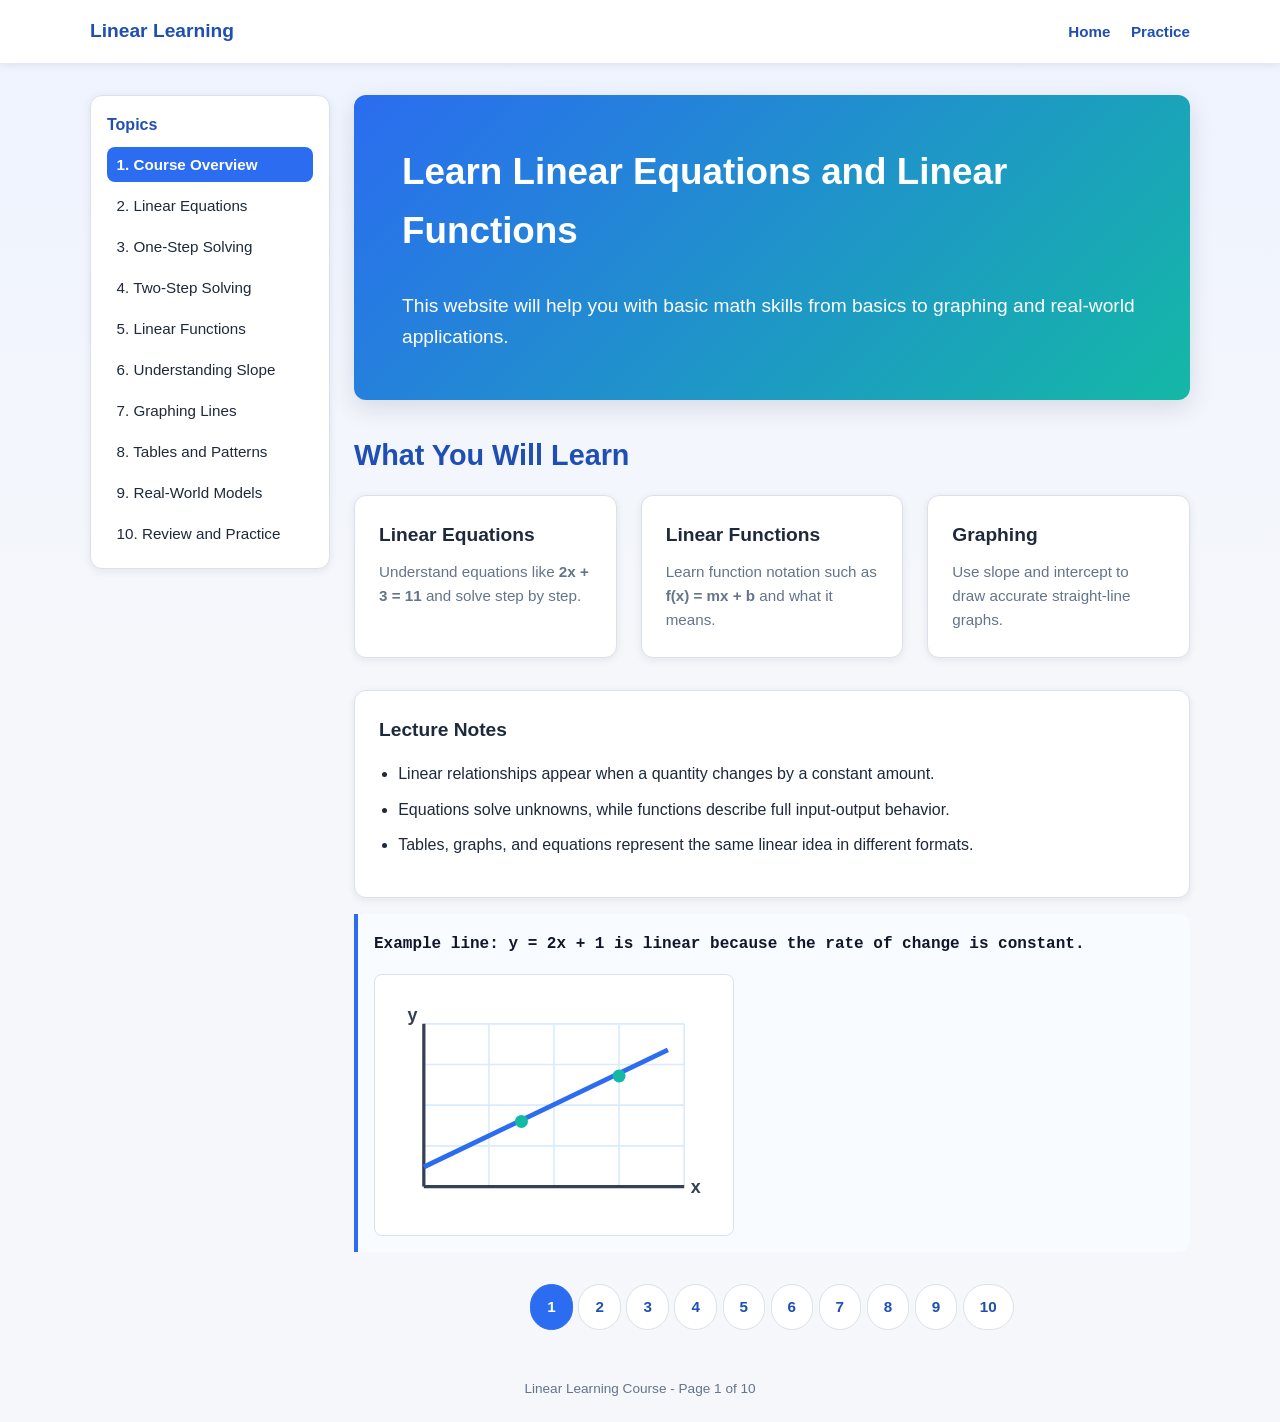
<file: index.html>
﻿<!DOCTYPE html>
<html lang="en">
<head>
  <meta charset="UTF-8">
  <meta name="viewport" content="width=device-width, initial-scale=1.0">
  <title>Linear Learning - Page 1</title>
  <link rel="stylesheet" href="style.css">
</head>
<body>
  <header class="site-header">
    <div class="header-inner">
      <h1 class="logo">Linear Learning</h1>
      <nav class="top-nav">
        <a href="index.html">Home</a>
        <a href="page10.html">Practice</a>
      </nav>
    </div>
  </header>

  <main class="page">
    <div class="content-layout">
      <aside class="topic-pane">
        <input type="checkbox" id="topic-toggle" class="topic-toggle">
        <label for="topic-toggle" class="topic-toggle-label">Topics</label>
        <h3 class="topic-title">Topics</h3>
        <ul class="topic-list">
          <li><a class="current" href="index.html">1. Course Overview</a></li>
          <li><a href="page2.html">2. Linear Equations</a></li>
          <li><a href="page3.html">3. One-Step Solving</a></li>
          <li><a href="page4.html">4. Two-Step Solving</a></li>
          <li><a href="page5.html">5. Linear Functions</a></li>
          <li><a href="page6.html">6. Understanding Slope</a></li>
          <li><a href="page7.html">7. Graphing Lines</a></li>
          <li><a href="page8.html">8. Tables and Patterns</a></li>
          <li><a href="page9.html">9. Real-World Models</a></li>
          <li><a href="page10.html">10. Review and Practice</a></li>
        </ul>
      </aside>
      <section>
    <section class="hero">
      <h2>Learn Linear Equations and Linear Functions</h2>
      <p>This website will help you with basic math skills from basics to graphing and real-world applications.</p>
    </section>

    <h2 class="section-title">What You Will Learn</h2>
    <section class="card-grid">
      <article class="card">
        <h3>Linear Equations</h3>
        <p>Understand equations like <strong>2x + 3 = 11</strong> and solve step by step.</p>
      </article>
      <article class="card">
        <h3>Linear Functions</h3>
        <p>Learn function notation such as <strong>f(x) = mx + b</strong> and what it means.</p>
      </article>
      <article class="card">
        <h3>Graphing</h3>
        <p>Use slope and intercept to draw accurate straight-line graphs.</p>
      </article>
    </section>

    <section class="card">
      <h3>Lecture Notes</h3>
      <ul class="lesson-list">
        <li>Linear relationships appear when a quantity changes by a constant amount.</li>
        <li>Equations solve unknowns, while functions describe full input-output behavior.</li>
        <li>Tables, graphs, and equations represent the same linear idea in different formats.</li>
      </ul>
    </section>

    <div class="example">
      <code>Example line: y = 2x + 1 is linear because the rate of change is constant.</code>
      <svg class="example-graph" viewBox="0 0 220 160" aria-label="Linear graph overview">
        <line class="grid-line" x1="30" y1="30" x2="30" y2="130"></line>
        <line class="grid-line" x1="70" y1="30" x2="70" y2="130"></line>
        <line class="grid-line" x1="110" y1="30" x2="110" y2="130"></line>
        <line class="grid-line" x1="150" y1="30" x2="150" y2="130"></line>
        <line class="grid-line" x1="190" y1="30" x2="190" y2="130"></line>
        <line class="grid-line" x1="30" y1="30" x2="190" y2="30"></line>
        <line class="grid-line" x1="30" y1="55" x2="190" y2="55"></line>
        <line class="grid-line" x1="30" y1="80" x2="190" y2="80"></line>
        <line class="grid-line" x1="30" y1="105" x2="190" y2="105"></line>
        <line class="grid-line" x1="30" y1="130" x2="190" y2="130"></line>
        <line class="axis" x1="30" y1="130" x2="190" y2="130"></line>
        <line class="axis" x1="30" y1="130" x2="30" y2="30"></line>
        <line class="line" x1="30" y1="118" x2="180" y2="46"></line>
        <circle class="point" cx="90" cy="90" r="4"></circle>
        <circle class="point" cx="150" cy="62" r="4"></circle>
        <text class="graph-label" x="194" y="134">x</text>
        <text class="graph-label" x="20" y="28">y</text>
      </svg>
    </div>

    <div class="pagination">
      <a class="active" href="index.html">1</a>
      <a href="page2.html">2</a>
      <a href="page3.html">3</a>
      <a href="page4.html">4</a>
      <a href="page5.html">5</a>
      <a href="page6.html">6</a>
      <a href="page7.html">7</a>
      <a href="page8.html">8</a>
      <a href="page9.html">9</a>
      <a href="page10.html">10</a>
    </div>
      </section>
    </div>
  </main>

  <footer class="site-footer">
    <p>Linear Learning Course - Page 1 of 10</p>
  </footer>
</body>
</html>
</file>
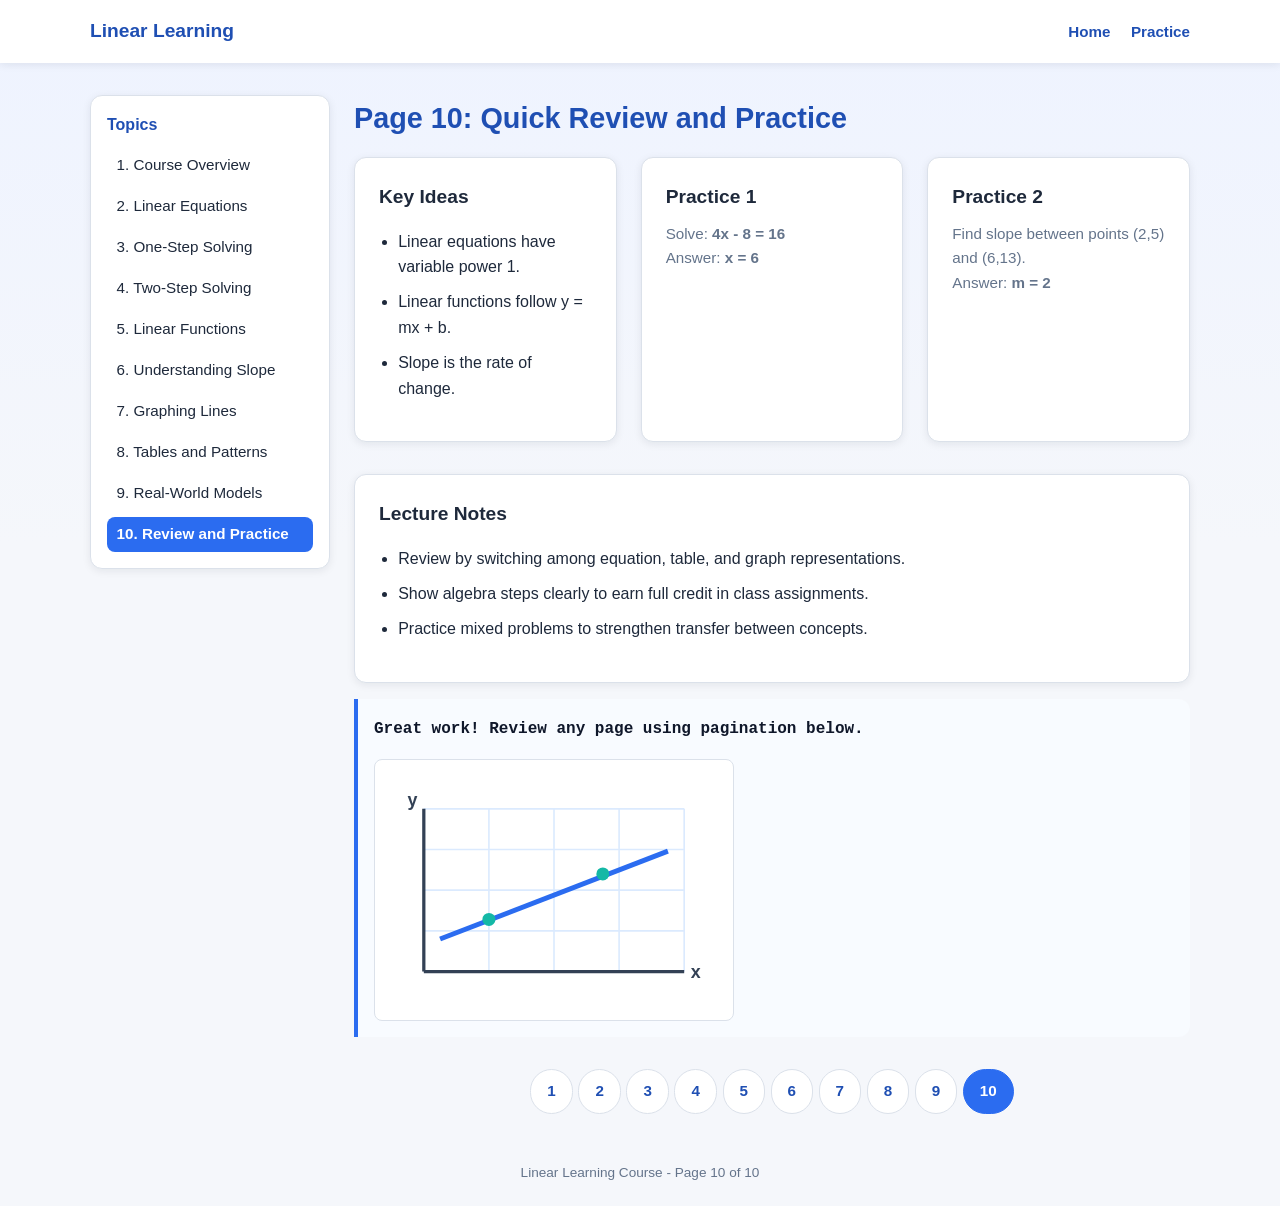
<file: page10.html>
﻿<!DOCTYPE html>
<html lang="en">
<head>
  <meta charset="UTF-8">
  <meta name="viewport" content="width=device-width, initial-scale=1.0">
  <title>Linear Learning - Page 10</title>
  <link rel="stylesheet" href="style.css">
</head>
<body>
  <header class="site-header">
    <div class="header-inner">
      <h1 class="logo">Linear Learning</h1>
      <nav class="top-nav">
        <a href="index.html">Home</a>
        <a href="page10.html">Practice</a>
      </nav>
    </div>
  </header>

  <main class="page">
    <div class="content-layout">
      <aside class="topic-pane">
        <input type="checkbox" id="topic-toggle" class="topic-toggle">
        <label for="topic-toggle" class="topic-toggle-label">Topics</label>
        <h3 class="topic-title">Topics</h3>
        <ul class="topic-list">
          <li><a href="index.html">1. Course Overview</a></li>
          <li><a href="page2.html">2. Linear Equations</a></li>
          <li><a href="page3.html">3. One-Step Solving</a></li>
          <li><a href="page4.html">4. Two-Step Solving</a></li>
          <li><a href="page5.html">5. Linear Functions</a></li>
          <li><a href="page6.html">6. Understanding Slope</a></li>
          <li><a href="page7.html">7. Graphing Lines</a></li>
          <li><a href="page8.html">8. Tables and Patterns</a></li>
          <li><a href="page9.html">9. Real-World Models</a></li>
          <li><a class="current" href="page10.html">10. Review and Practice</a></li>
        </ul>
      </aside>
      <section>
    <h2 class="section-title">Page 10: Quick Review and Practice</h2>
    <section class="card-grid">
      <article class="card">
        <h3>Key Ideas</h3>
        <ul class="lesson-list">
          <li>Linear equations have variable power 1.</li>
          <li>Linear functions follow y = mx + b.</li>
          <li>Slope is the rate of change.</li>
        </ul>
      </article>
      <article class="card">
        <h3>Practice 1</h3>
        <p>Solve: <strong>4x - 8 = 16</strong></p>
        <p>Answer: <strong>x = 6</strong></p>
      </article>
      <article class="card">
        <h3>Practice 2</h3>
        <p>Find slope between points (2,5) and (6,13).</p>
        <p>Answer: <strong>m = 2</strong></p>
      </article>
    </section>
    <section class="card">
      <h3>Lecture Notes</h3>
      <ul class="lesson-list">
        <li>Review by switching among equation, table, and graph representations.</li>
        <li>Show algebra steps clearly to earn full credit in class assignments.</li>
        <li>Practice mixed problems to strengthen transfer between concepts.</li>
      </ul>
    </section>


    <div class="example">
      <code>Great work! Review any page using pagination below.</code>
      <svg class="example-graph" viewBox="0 0 220 160" aria-label="Review graph example">
        <line class="grid-line" x1="30" y1="30" x2="30" y2="130"></line>
        <line class="grid-line" x1="70" y1="30" x2="70" y2="130"></line>
        <line class="grid-line" x1="110" y1="30" x2="110" y2="130"></line>
        <line class="grid-line" x1="150" y1="30" x2="150" y2="130"></line>
        <line class="grid-line" x1="190" y1="30" x2="190" y2="130"></line>
        <line class="grid-line" x1="30" y1="30" x2="190" y2="30"></line>
        <line class="grid-line" x1="30" y1="55" x2="190" y2="55"></line>
        <line class="grid-line" x1="30" y1="80" x2="190" y2="80"></line>
        <line class="grid-line" x1="30" y1="105" x2="190" y2="105"></line>
        <line class="grid-line" x1="30" y1="130" x2="190" y2="130"></line>
        <line class="axis" x1="30" y1="130" x2="190" y2="130"></line>
        <line class="axis" x1="30" y1="130" x2="30" y2="30"></line>
        <line class="line" x1="40" y1="110" x2="180" y2="56"></line>
        <circle class="point" cx="70" cy="98" r="4"></circle>
        <circle class="point" cx="140" cy="70" r="4"></circle>
        <text class="graph-label" x="194" y="134">x</text>
        <text class="graph-label" x="20" y="28">y</text>
      </svg>
    </div>

    <div class="pagination">
      <a href="index.html">1</a><a href="page2.html">2</a><a href="page3.html">3</a><a href="page4.html">4</a><a href="page5.html">5</a><a href="page6.html">6</a><a href="page7.html">7</a><a href="page8.html">8</a><a href="page9.html">9</a><a class="active" href="page10.html">10</a>
    </div>
      </section>
    </div>
  </main>

  <footer class="site-footer"><p>Linear Learning Course - Page 10 of 10</p></footer>
</body>
</html>
</file>
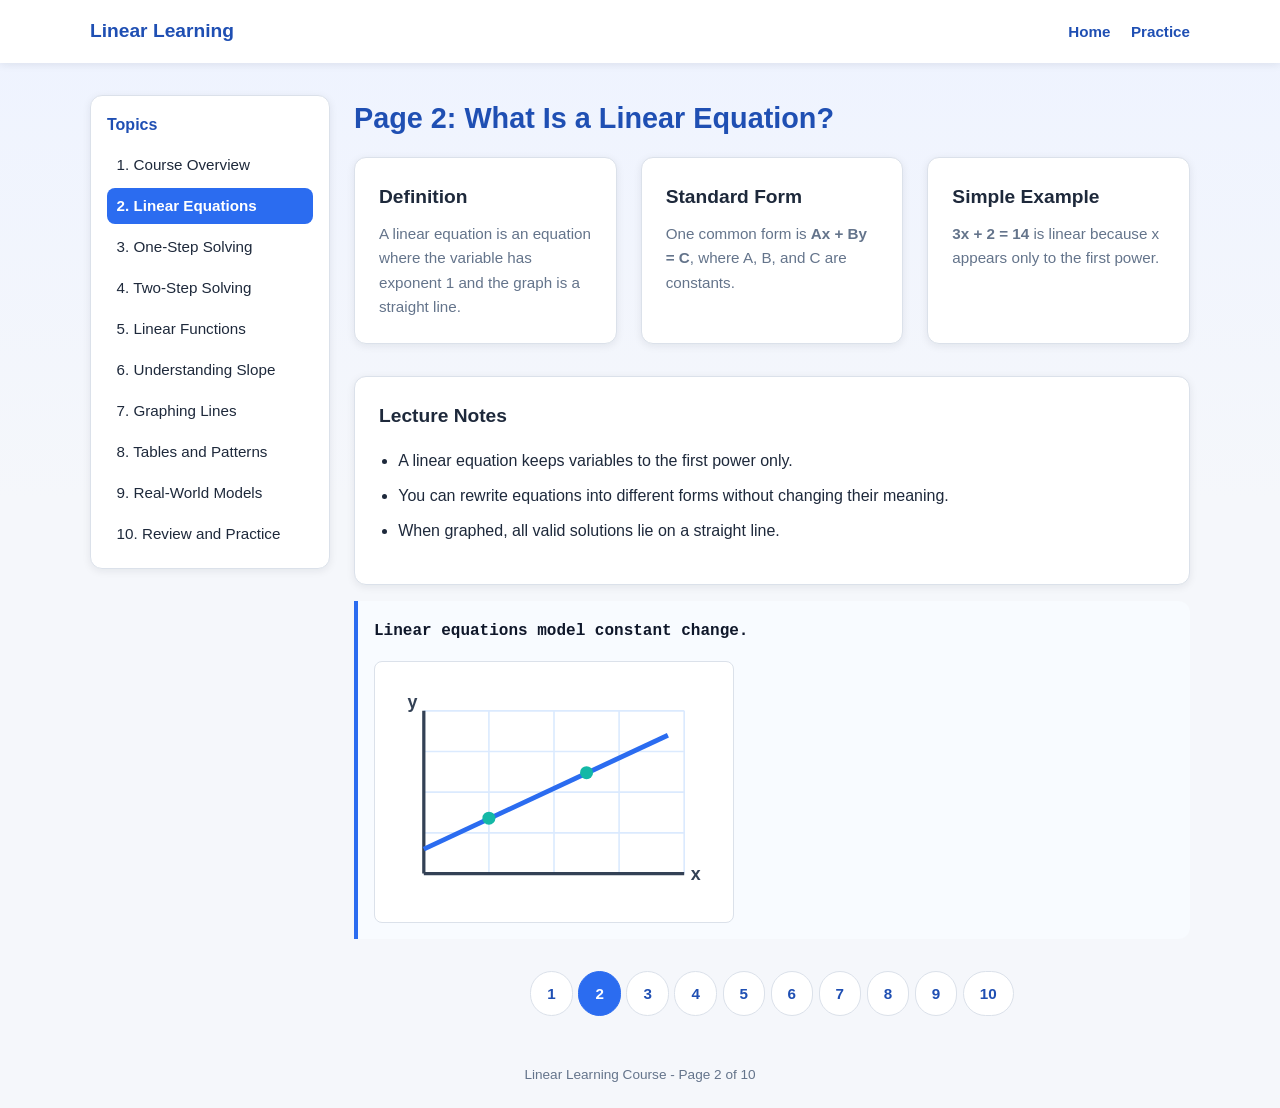
<file: page2.html>
﻿<!DOCTYPE html>
<html lang="en">
<head>
  <meta charset="UTF-8">
  <meta name="viewport" content="width=device-width, initial-scale=1.0">
  <title>Linear Learning - Page 2</title>
  <link rel="stylesheet" href="style.css">
</head>
<body>
  <header class="site-header">
    <div class="header-inner">
      <h1 class="logo">Linear Learning</h1>
      <nav class="top-nav">
        <a href="index.html">Home</a>
        <a href="page10.html">Practice</a>
      </nav>
    </div>
  </header>

  <main class="page">
    <div class="content-layout">
      <aside class="topic-pane">
        <input type="checkbox" id="topic-toggle" class="topic-toggle">
        <label for="topic-toggle" class="topic-toggle-label">Topics</label>
        <h3 class="topic-title">Topics</h3>
        <ul class="topic-list">
          <li><a href="index.html">1. Course Overview</a></li>
          <li><a class="current" href="page2.html">2. Linear Equations</a></li>
          <li><a href="page3.html">3. One-Step Solving</a></li>
          <li><a href="page4.html">4. Two-Step Solving</a></li>
          <li><a href="page5.html">5. Linear Functions</a></li>
          <li><a href="page6.html">6. Understanding Slope</a></li>
          <li><a href="page7.html">7. Graphing Lines</a></li>
          <li><a href="page8.html">8. Tables and Patterns</a></li>
          <li><a href="page9.html">9. Real-World Models</a></li>
          <li><a href="page10.html">10. Review and Practice</a></li>
        </ul>
      </aside>
      <section>
    <h2 class="section-title">Page 2: What Is a Linear Equation?</h2>
    <section class="card-grid">
      <article class="card">
        <h3>Definition</h3>
        <p>A linear equation is an equation where the variable has exponent 1 and the graph is a straight line.</p>
      </article>
      <article class="card">
        <h3>Standard Form</h3>
        <p>One common form is <strong>Ax + By = C</strong>, where A, B, and C are constants.</p>
      </article>
      <article class="card">
        <h3>Simple Example</h3>
        <p><strong>3x + 2 = 14</strong> is linear because x appears only to the first power.</p>
      </article>
    </section>
    <section class="card">
      <h3>Lecture Notes</h3>
      <ul class="lesson-list">
        <li>A linear equation keeps variables to the first power only.</li>
        <li>You can rewrite equations into different forms without changing their meaning.</li>
        <li>When graphed, all valid solutions lie on a straight line.</li>
      </ul>
    </section>


    <div class="example">
      <code>Linear equations model constant change.</code>
      <svg class="example-graph" viewBox="0 0 220 160" aria-label="Linear graph example">
        <line class="grid-line" x1="30" y1="30" x2="30" y2="130"></line>
        <line class="grid-line" x1="70" y1="30" x2="70" y2="130"></line>
        <line class="grid-line" x1="110" y1="30" x2="110" y2="130"></line>
        <line class="grid-line" x1="150" y1="30" x2="150" y2="130"></line>
        <line class="grid-line" x1="190" y1="30" x2="190" y2="130"></line>
        <line class="grid-line" x1="30" y1="30" x2="190" y2="30"></line>
        <line class="grid-line" x1="30" y1="55" x2="190" y2="55"></line>
        <line class="grid-line" x1="30" y1="80" x2="190" y2="80"></line>
        <line class="grid-line" x1="30" y1="105" x2="190" y2="105"></line>
        <line class="grid-line" x1="30" y1="130" x2="190" y2="130"></line>
        <line class="axis" x1="30" y1="130" x2="190" y2="130"></line>
        <line class="axis" x1="30" y1="130" x2="30" y2="30"></line>
        <line class="line" x1="30" y1="115" x2="180" y2="45"></line>
        <circle class="point" cx="70" cy="96" r="4"></circle>
        <circle class="point" cx="130" cy="68" r="4"></circle>
        <text class="graph-label" x="194" y="134">x</text>
        <text class="graph-label" x="20" y="28">y</text>
      </svg>
    </div>

    <div class="pagination">
      <a href="index.html">1</a><a class="active" href="page2.html">2</a><a href="page3.html">3</a><a href="page4.html">4</a><a href="page5.html">5</a><a href="page6.html">6</a><a href="page7.html">7</a><a href="page8.html">8</a><a href="page9.html">9</a><a href="page10.html">10</a>
    </div>
      </section>
    </div>
  </main>

  <footer class="site-footer"><p>Linear Learning Course - Page 2 of 10</p></footer>
</body>
</html>
</file>
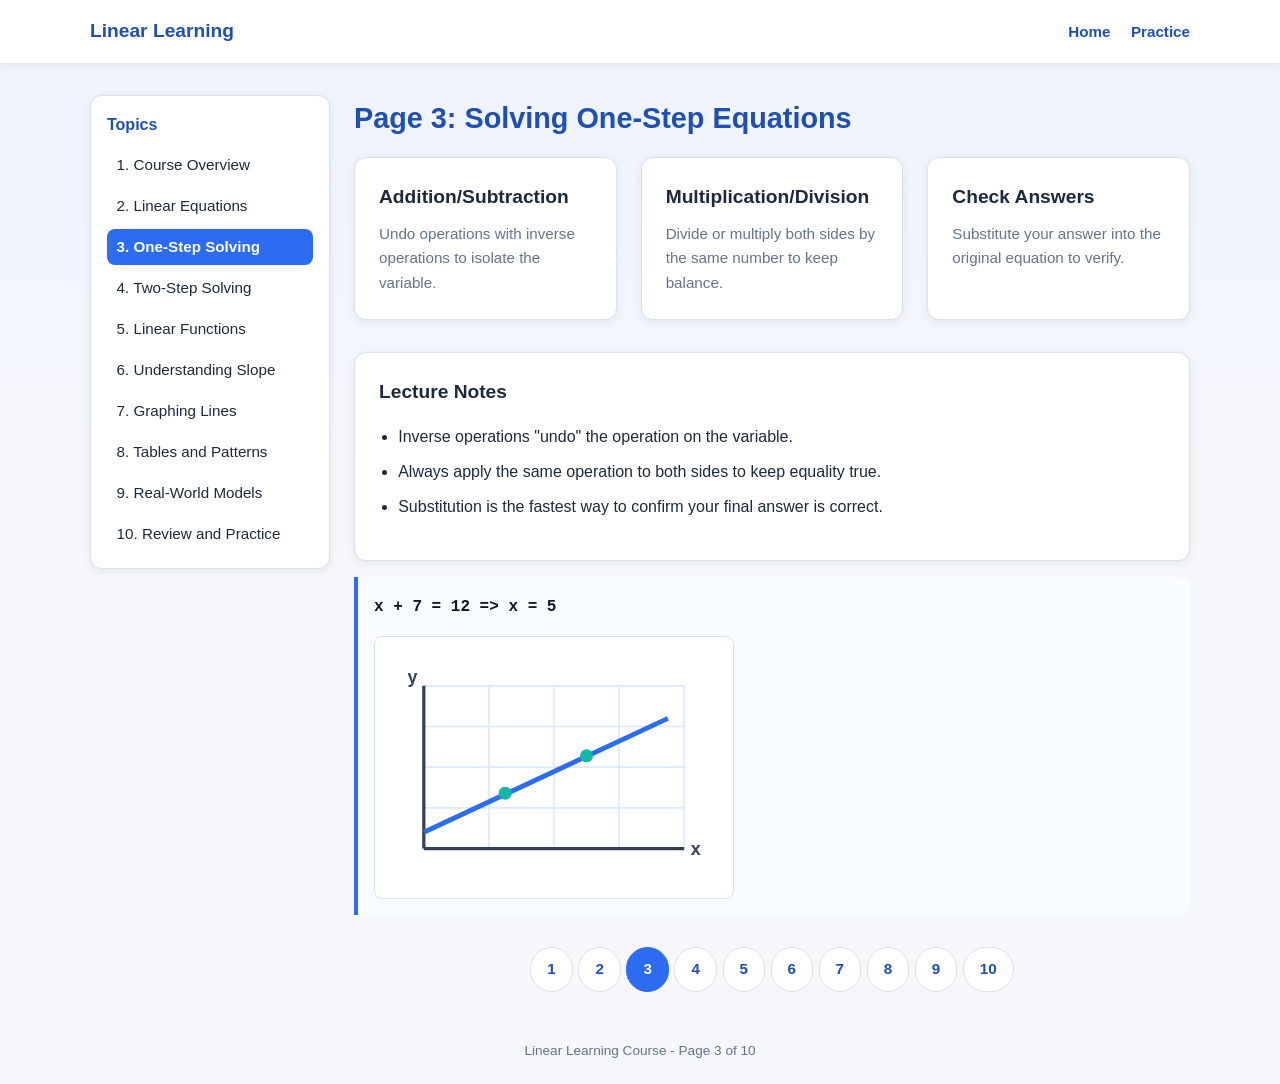
<file: page3.html>
﻿<!DOCTYPE html>
<html lang="en">
<head>
  <meta charset="UTF-8">
  <meta name="viewport" content="width=device-width, initial-scale=1.0">
  <title>Linear Learning - Page 3</title>
  <link rel="stylesheet" href="style.css">
</head>
<body>
  <header class="site-header">
    <div class="header-inner">
      <h1 class="logo">Linear Learning</h1>
      <nav class="top-nav">
        <a href="index.html">Home</a>
        <a href="page10.html">Practice</a>
      </nav>
    </div>
  </header>

  <main class="page">
    <div class="content-layout">
      <aside class="topic-pane">
        <input type="checkbox" id="topic-toggle" class="topic-toggle">
        <label for="topic-toggle" class="topic-toggle-label">Topics</label>
        <h3 class="topic-title">Topics</h3>
        <ul class="topic-list">
          <li><a href="index.html">1. Course Overview</a></li>
          <li><a href="page2.html">2. Linear Equations</a></li>
          <li><a class="current" href="page3.html">3. One-Step Solving</a></li>
          <li><a href="page4.html">4. Two-Step Solving</a></li>
          <li><a href="page5.html">5. Linear Functions</a></li>
          <li><a href="page6.html">6. Understanding Slope</a></li>
          <li><a href="page7.html">7. Graphing Lines</a></li>
          <li><a href="page8.html">8. Tables and Patterns</a></li>
          <li><a href="page9.html">9. Real-World Models</a></li>
          <li><a href="page10.html">10. Review and Practice</a></li>
        </ul>
      </aside>
      <section>
    <h2 class="section-title">Page 3: Solving One-Step Equations</h2>
    <section class="card-grid">
      <article class="card">
        <h3>Addition/Subtraction</h3>
        <p>Undo operations with inverse operations to isolate the variable.</p>
      </article>
      <article class="card">
        <h3>Multiplication/Division</h3>
        <p>Divide or multiply both sides by the same number to keep balance.</p>
      </article>
      <article class="card">
        <h3>Check Answers</h3>
        <p>Substitute your answer into the original equation to verify.</p>
      </article>
    </section>
    <section class="card">
      <h3>Lecture Notes</h3>
      <ul class="lesson-list">
        <li>Inverse operations "undo" the operation on the variable.</li>
        <li>Always apply the same operation to both sides to keep equality true.</li>
        <li>Substitution is the fastest way to confirm your final answer is correct.</li>
      </ul>
    </section>


    <div class="example">
      <code>x + 7 = 12 => x = 5</code>
      <svg class="example-graph" viewBox="0 0 220 160" aria-label="Linear graph for one-step equation">
        <line class="grid-line" x1="30" y1="30" x2="30" y2="130"></line>
        <line class="grid-line" x1="70" y1="30" x2="70" y2="130"></line>
        <line class="grid-line" x1="110" y1="30" x2="110" y2="130"></line>
        <line class="grid-line" x1="150" y1="30" x2="150" y2="130"></line>
        <line class="grid-line" x1="190" y1="30" x2="190" y2="130"></line>
        <line class="grid-line" x1="30" y1="30" x2="190" y2="30"></line>
        <line class="grid-line" x1="30" y1="55" x2="190" y2="55"></line>
        <line class="grid-line" x1="30" y1="80" x2="190" y2="80"></line>
        <line class="grid-line" x1="30" y1="105" x2="190" y2="105"></line>
        <line class="grid-line" x1="30" y1="130" x2="190" y2="130"></line>
        <line class="axis" x1="30" y1="130" x2="190" y2="130"></line>
        <line class="axis" x1="30" y1="130" x2="30" y2="30"></line>
        <line class="line" x1="30" y1="120" x2="180" y2="50"></line>
        <circle class="point" cx="80" cy="96" r="4"></circle>
        <circle class="point" cx="130" cy="73" r="4"></circle>
        <text class="graph-label" x="194" y="134">x</text>
        <text class="graph-label" x="20" y="28">y</text>
      </svg>
    </div>

    <div class="pagination">
      <a href="index.html">1</a><a href="page2.html">2</a><a class="active" href="page3.html">3</a><a href="page4.html">4</a><a href="page5.html">5</a><a href="page6.html">6</a><a href="page7.html">7</a><a href="page8.html">8</a><a href="page9.html">9</a><a href="page10.html">10</a>
    </div>
      </section>
    </div>
  </main>

  <footer class="site-footer"><p>Linear Learning Course - Page 3 of 10</p></footer>
</body>
</html>
</file>
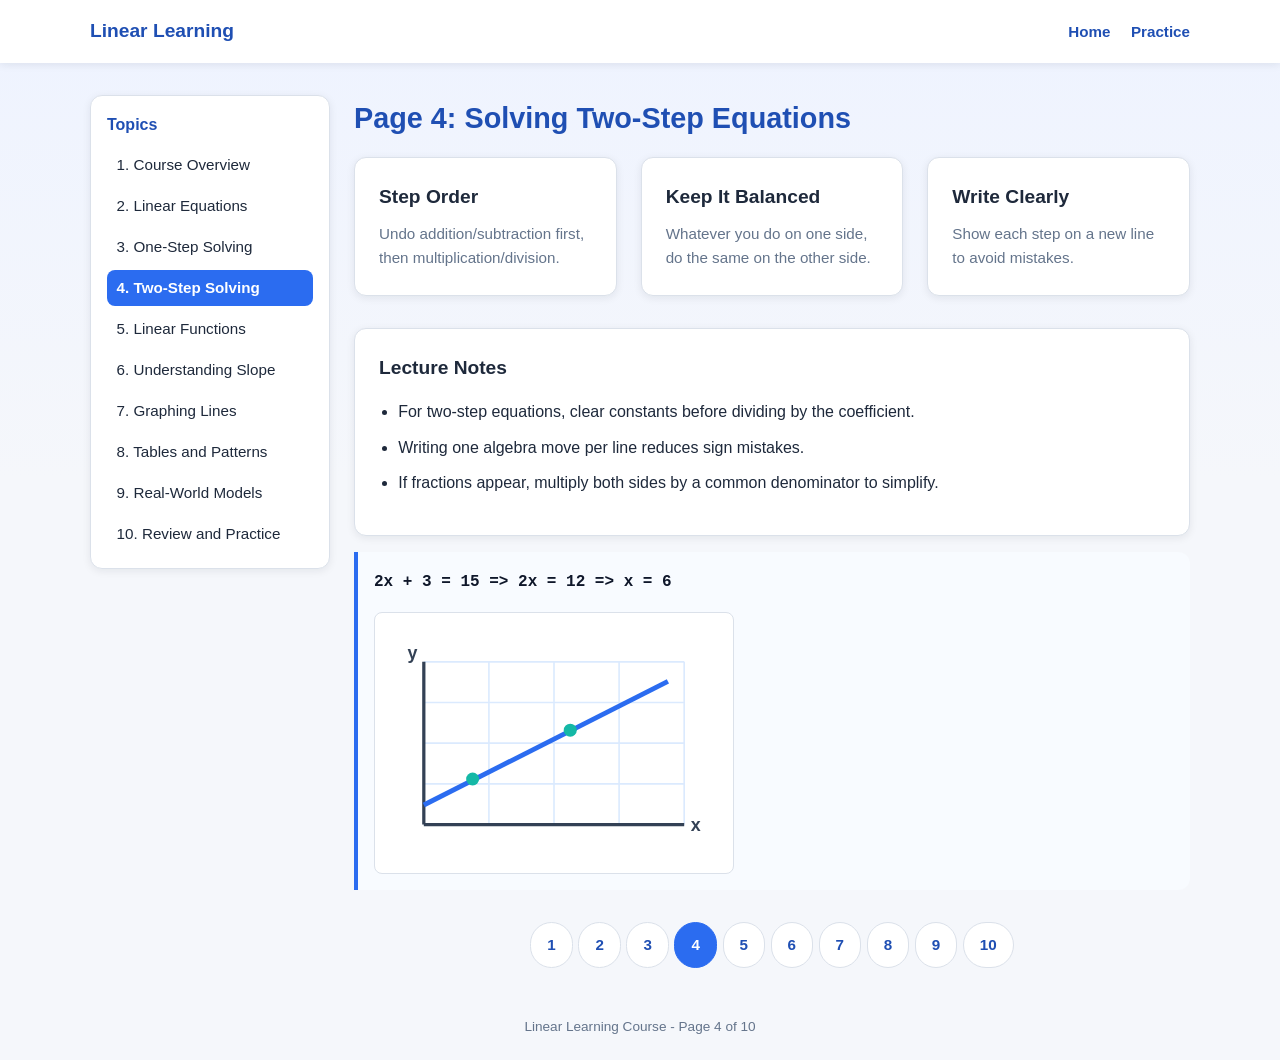
<file: page4.html>
﻿<!DOCTYPE html>
<html lang="en">
<head>
  <meta charset="UTF-8">
  <meta name="viewport" content="width=device-width, initial-scale=1.0">
  <title>Linear Learning - Page 4</title>
  <link rel="stylesheet" href="style.css">
</head>
<body>
  <header class="site-header">
    <div class="header-inner">
      <h1 class="logo">Linear Learning</h1>
      <nav class="top-nav">
        <a href="index.html">Home</a>
        <a href="page10.html">Practice</a>
      </nav>
    </div>
  </header>

  <main class="page">
    <div class="content-layout">
      <aside class="topic-pane">
        <input type="checkbox" id="topic-toggle" class="topic-toggle">
        <label for="topic-toggle" class="topic-toggle-label">Topics</label>
        <h3 class="topic-title">Topics</h3>
        <ul class="topic-list">
          <li><a href="index.html">1. Course Overview</a></li>
          <li><a href="page2.html">2. Linear Equations</a></li>
          <li><a href="page3.html">3. One-Step Solving</a></li>
          <li><a class="current" href="page4.html">4. Two-Step Solving</a></li>
          <li><a href="page5.html">5. Linear Functions</a></li>
          <li><a href="page6.html">6. Understanding Slope</a></li>
          <li><a href="page7.html">7. Graphing Lines</a></li>
          <li><a href="page8.html">8. Tables and Patterns</a></li>
          <li><a href="page9.html">9. Real-World Models</a></li>
          <li><a href="page10.html">10. Review and Practice</a></li>
        </ul>
      </aside>
      <section>
    <h2 class="section-title">Page 4: Solving Two-Step Equations</h2>
    <section class="card-grid">
      <article class="card">
        <h3>Step Order</h3>
        <p>Undo addition/subtraction first, then multiplication/division.</p>
      </article>
      <article class="card">
        <h3>Keep It Balanced</h3>
        <p>Whatever you do on one side, do the same on the other side.</p>
      </article>
      <article class="card">
        <h3>Write Clearly</h3>
        <p>Show each step on a new line to avoid mistakes.</p>
      </article>
    </section>
    <section class="card">
      <h3>Lecture Notes</h3>
      <ul class="lesson-list">
        <li>For two-step equations, clear constants before dividing by the coefficient.</li>
        <li>Writing one algebra move per line reduces sign mistakes.</li>
        <li>If fractions appear, multiply both sides by a common denominator to simplify.</li>
      </ul>
    </section>


    <div class="example">
      <code>2x + 3 = 15 => 2x = 12 => x = 6</code>
      <svg class="example-graph" viewBox="0 0 220 160" aria-label="Linear graph for two-step equation">
        <line class="grid-line" x1="30" y1="30" x2="30" y2="130"></line>
        <line class="grid-line" x1="70" y1="30" x2="70" y2="130"></line>
        <line class="grid-line" x1="110" y1="30" x2="110" y2="130"></line>
        <line class="grid-line" x1="150" y1="30" x2="150" y2="130"></line>
        <line class="grid-line" x1="190" y1="30" x2="190" y2="130"></line>
        <line class="grid-line" x1="30" y1="30" x2="190" y2="30"></line>
        <line class="grid-line" x1="30" y1="55" x2="190" y2="55"></line>
        <line class="grid-line" x1="30" y1="80" x2="190" y2="80"></line>
        <line class="grid-line" x1="30" y1="105" x2="190" y2="105"></line>
        <line class="grid-line" x1="30" y1="130" x2="190" y2="130"></line>
        <line class="axis" x1="30" y1="130" x2="190" y2="130"></line>
        <line class="axis" x1="30" y1="130" x2="30" y2="30"></line>
        <line class="line" x1="30" y1="118" x2="180" y2="42"></line>
        <circle class="point" cx="60" cy="102" r="4"></circle>
        <circle class="point" cx="120" cy="72" r="4"></circle>
        <text class="graph-label" x="194" y="134">x</text>
        <text class="graph-label" x="20" y="28">y</text>
      </svg>
    </div>

    <div class="pagination">
      <a href="index.html">1</a><a href="page2.html">2</a><a href="page3.html">3</a><a class="active" href="page4.html">4</a><a href="page5.html">5</a><a href="page6.html">6</a><a href="page7.html">7</a><a href="page8.html">8</a><a href="page9.html">9</a><a href="page10.html">10</a>
    </div>
      </section>
    </div>
  </main>

  <footer class="site-footer"><p>Linear Learning Course - Page 4 of 10</p></footer>
</body>
</html>
</file>
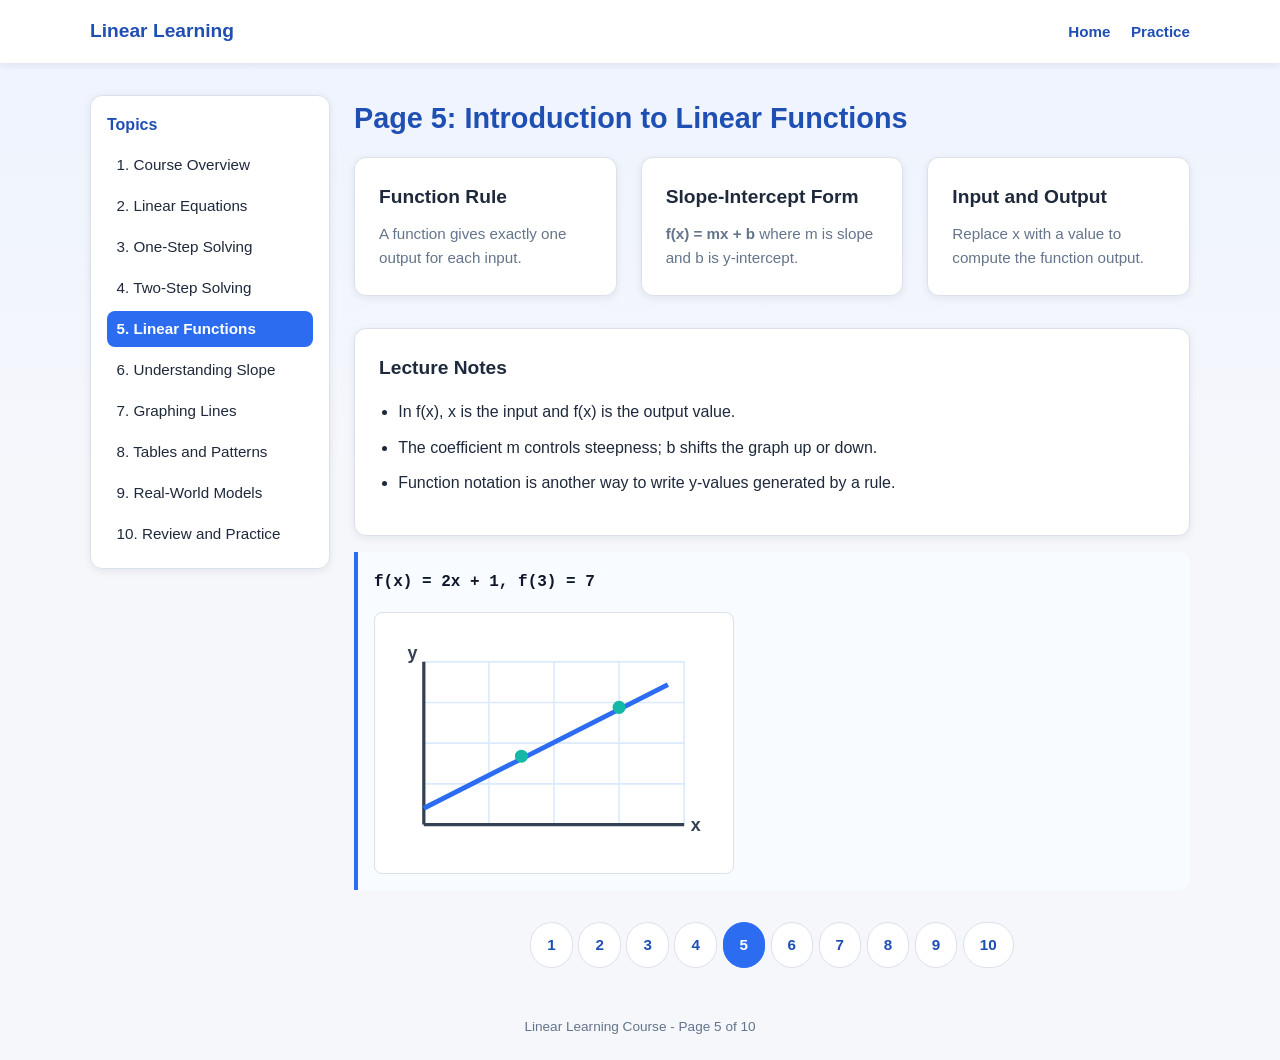
<file: page5.html>
﻿<!DOCTYPE html>
<html lang="en">
<head>
  <meta charset="UTF-8">
  <meta name="viewport" content="width=device-width, initial-scale=1.0">
  <title>Linear Learning - Page 5</title>
  <link rel="stylesheet" href="style.css">
</head>
<body>
  <header class="site-header">
    <div class="header-inner">
      <h1 class="logo">Linear Learning</h1>
      <nav class="top-nav">
        <a href="index.html">Home</a>
        <a href="page10.html">Practice</a>
      </nav>
    </div>
  </header>

  <main class="page">
    <div class="content-layout">
      <aside class="topic-pane">
        <input type="checkbox" id="topic-toggle" class="topic-toggle">
        <label for="topic-toggle" class="topic-toggle-label">Topics</label>
        <h3 class="topic-title">Topics</h3>
        <ul class="topic-list">
          <li><a href="index.html">1. Course Overview</a></li>
          <li><a href="page2.html">2. Linear Equations</a></li>
          <li><a href="page3.html">3. One-Step Solving</a></li>
          <li><a href="page4.html">4. Two-Step Solving</a></li>
          <li><a class="current" href="page5.html">5. Linear Functions</a></li>
          <li><a href="page6.html">6. Understanding Slope</a></li>
          <li><a href="page7.html">7. Graphing Lines</a></li>
          <li><a href="page8.html">8. Tables and Patterns</a></li>
          <li><a href="page9.html">9. Real-World Models</a></li>
          <li><a href="page10.html">10. Review and Practice</a></li>
        </ul>
      </aside>
      <section>
    <h2 class="section-title">Page 5: Introduction to Linear Functions</h2>
    <section class="card-grid">
      <article class="card">
        <h3>Function Rule</h3>
        <p>A function gives exactly one output for each input.</p>
      </article>
      <article class="card">
        <h3>Slope-Intercept Form</h3>
        <p><strong>f(x) = mx + b</strong> where m is slope and b is y-intercept.</p>
      </article>
      <article class="card">
        <h3>Input and Output</h3>
        <p>Replace x with a value to compute the function output.</p>
      </article>
    </section>
    <section class="card">
      <h3>Lecture Notes</h3>
      <ul class="lesson-list">
        <li>In f(x), x is the input and f(x) is the output value.</li>
        <li>The coefficient m controls steepness; b shifts the graph up or down.</li>
        <li>Function notation is another way to write y-values generated by a rule.</li>
      </ul>
    </section>


    <div class="example">
      <code>f(x) = 2x + 1, f(3) = 7</code>
      <svg class="example-graph" viewBox="0 0 220 160" aria-label="Function graph example">
        <line class="grid-line" x1="30" y1="30" x2="30" y2="130"></line>
        <line class="grid-line" x1="70" y1="30" x2="70" y2="130"></line>
        <line class="grid-line" x1="110" y1="30" x2="110" y2="130"></line>
        <line class="grid-line" x1="150" y1="30" x2="150" y2="130"></line>
        <line class="grid-line" x1="190" y1="30" x2="190" y2="130"></line>
        <line class="grid-line" x1="30" y1="30" x2="190" y2="30"></line>
        <line class="grid-line" x1="30" y1="55" x2="190" y2="55"></line>
        <line class="grid-line" x1="30" y1="80" x2="190" y2="80"></line>
        <line class="grid-line" x1="30" y1="105" x2="190" y2="105"></line>
        <line class="grid-line" x1="30" y1="130" x2="190" y2="130"></line>
        <line class="axis" x1="30" y1="130" x2="190" y2="130"></line>
        <line class="axis" x1="30" y1="130" x2="30" y2="30"></line>
        <line class="line" x1="30" y1="120" x2="180" y2="44"></line>
        <circle class="point" cx="90" cy="88" r="4"></circle>
        <circle class="point" cx="150" cy="58" r="4"></circle>
        <text class="graph-label" x="194" y="134">x</text>
        <text class="graph-label" x="20" y="28">y</text>
      </svg>
    </div>

    <div class="pagination">
      <a href="index.html">1</a><a href="page2.html">2</a><a href="page3.html">3</a><a href="page4.html">4</a><a class="active" href="page5.html">5</a><a href="page6.html">6</a><a href="page7.html">7</a><a href="page8.html">8</a><a href="page9.html">9</a><a href="page10.html">10</a>
    </div>
      </section>
    </div>
  </main>

  <footer class="site-footer"><p>Linear Learning Course - Page 5 of 10</p></footer>
</body>
</html>
</file>
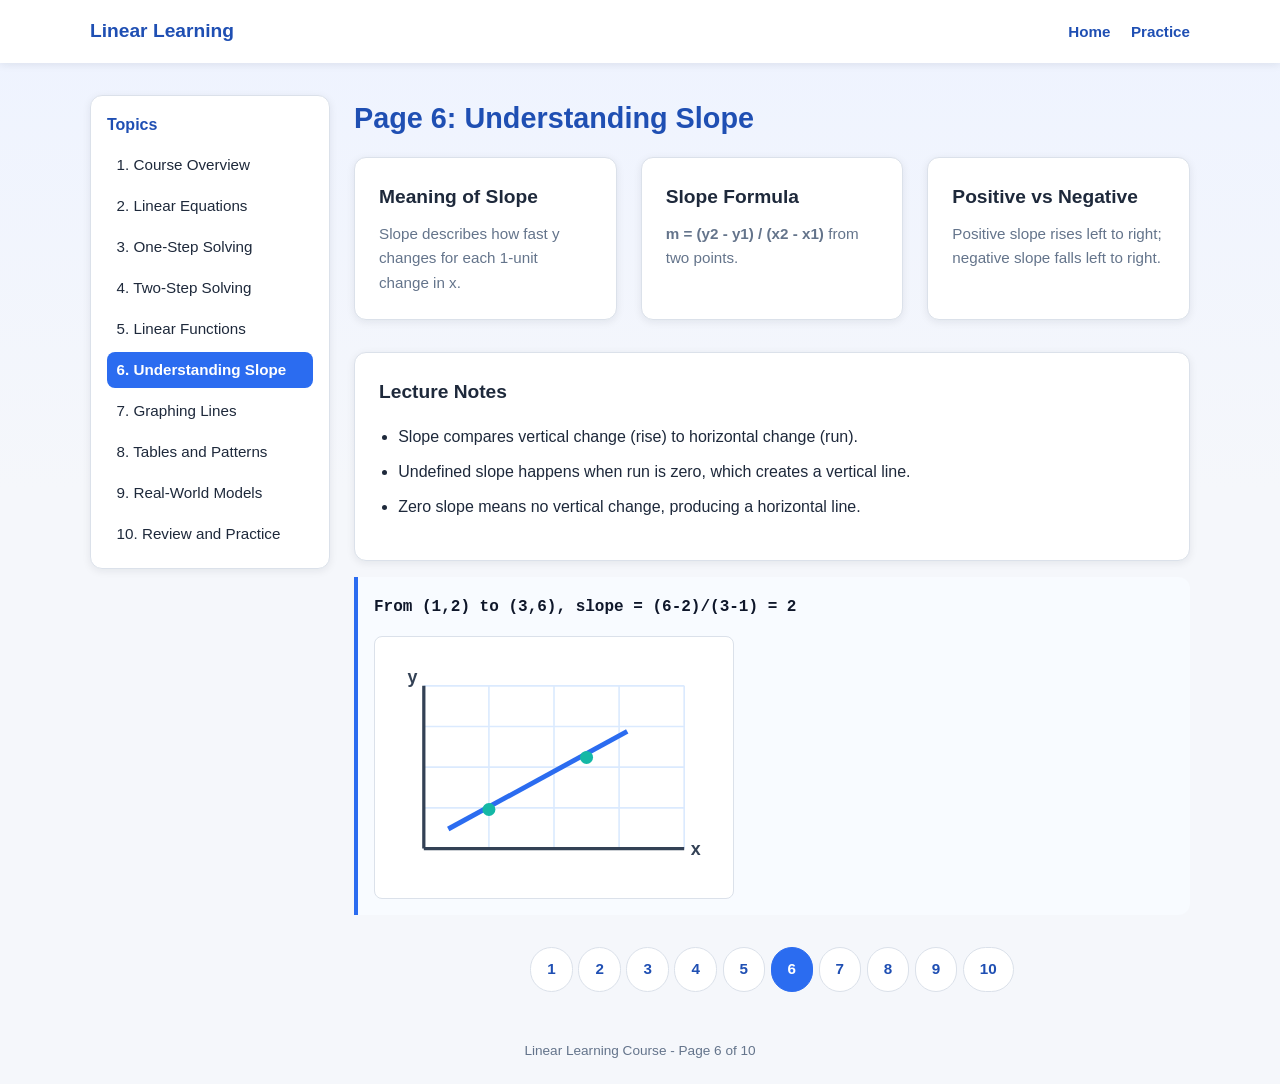
<file: page6.html>
﻿<!DOCTYPE html>
<html lang="en">
<head>
  <meta charset="UTF-8">
  <meta name="viewport" content="width=device-width, initial-scale=1.0">
  <title>Linear Learning - Page 6</title>
  <link rel="stylesheet" href="style.css">
</head>
<body>
  <header class="site-header">
    <div class="header-inner">
      <h1 class="logo">Linear Learning</h1>
      <nav class="top-nav">
        <a href="index.html">Home</a>
        <a href="page10.html">Practice</a>
      </nav>
    </div>
  </header>

  <main class="page">
    <div class="content-layout">
      <aside class="topic-pane">
        <input type="checkbox" id="topic-toggle" class="topic-toggle">
        <label for="topic-toggle" class="topic-toggle-label">Topics</label>
        <h3 class="topic-title">Topics</h3>
        <ul class="topic-list">
          <li><a href="index.html">1. Course Overview</a></li>
          <li><a href="page2.html">2. Linear Equations</a></li>
          <li><a href="page3.html">3. One-Step Solving</a></li>
          <li><a href="page4.html">4. Two-Step Solving</a></li>
          <li><a href="page5.html">5. Linear Functions</a></li>
          <li><a class="current" href="page6.html">6. Understanding Slope</a></li>
          <li><a href="page7.html">7. Graphing Lines</a></li>
          <li><a href="page8.html">8. Tables and Patterns</a></li>
          <li><a href="page9.html">9. Real-World Models</a></li>
          <li><a href="page10.html">10. Review and Practice</a></li>
        </ul>
      </aside>
      <section>
    <h2 class="section-title">Page 6: Understanding Slope</h2>
    <section class="card-grid">
      <article class="card">
        <h3>Meaning of Slope</h3>
        <p>Slope describes how fast y changes for each 1-unit change in x.</p>
      </article>
      <article class="card">
        <h3>Slope Formula</h3>
        <p><strong>m = (y2 - y1) / (x2 - x1)</strong> from two points.</p>
      </article>
      <article class="card">
        <h3>Positive vs Negative</h3>
        <p>Positive slope rises left to right; negative slope falls left to right.</p>
      </article>
    </section>
    <section class="card">
      <h3>Lecture Notes</h3>
      <ul class="lesson-list">
        <li>Slope compares vertical change (rise) to horizontal change (run).</li>
        <li>Undefined slope happens when run is zero, which creates a vertical line.</li>
        <li>Zero slope means no vertical change, producing a horizontal line.</li>
      </ul>
    </section>


    <div class="example">
      <code>From (1,2) to (3,6), slope = (6-2)/(3-1) = 2</code>
      <svg class="example-graph" viewBox="0 0 220 160" aria-label="Slope graph example">
        <line class="grid-line" x1="30" y1="30" x2="30" y2="130"></line>
        <line class="grid-line" x1="70" y1="30" x2="70" y2="130"></line>
        <line class="grid-line" x1="110" y1="30" x2="110" y2="130"></line>
        <line class="grid-line" x1="150" y1="30" x2="150" y2="130"></line>
        <line class="grid-line" x1="190" y1="30" x2="190" y2="130"></line>
        <line class="grid-line" x1="30" y1="30" x2="190" y2="30"></line>
        <line class="grid-line" x1="30" y1="55" x2="190" y2="55"></line>
        <line class="grid-line" x1="30" y1="80" x2="190" y2="80"></line>
        <line class="grid-line" x1="30" y1="105" x2="190" y2="105"></line>
        <line class="grid-line" x1="30" y1="130" x2="190" y2="130"></line>
        <line class="axis" x1="30" y1="130" x2="190" y2="130"></line>
        <line class="axis" x1="30" y1="130" x2="30" y2="30"></line>
        <line class="line" x1="45" y1="118" x2="155" y2="58"></line>
        <circle class="point" cx="70" cy="106" r="4"></circle>
        <circle class="point" cx="130" cy="74" r="4"></circle>
        <text class="graph-label" x="194" y="134">x</text>
        <text class="graph-label" x="20" y="28">y</text>
      </svg>
    </div>

    <div class="pagination">
      <a href="index.html">1</a><a href="page2.html">2</a><a href="page3.html">3</a><a href="page4.html">4</a><a href="page5.html">5</a><a class="active" href="page6.html">6</a><a href="page7.html">7</a><a href="page8.html">8</a><a href="page9.html">9</a><a href="page10.html">10</a>
    </div>
      </section>
    </div>
  </main>

  <footer class="site-footer"><p>Linear Learning Course - Page 6 of 10</p></footer>
</body>
</html>
</file>
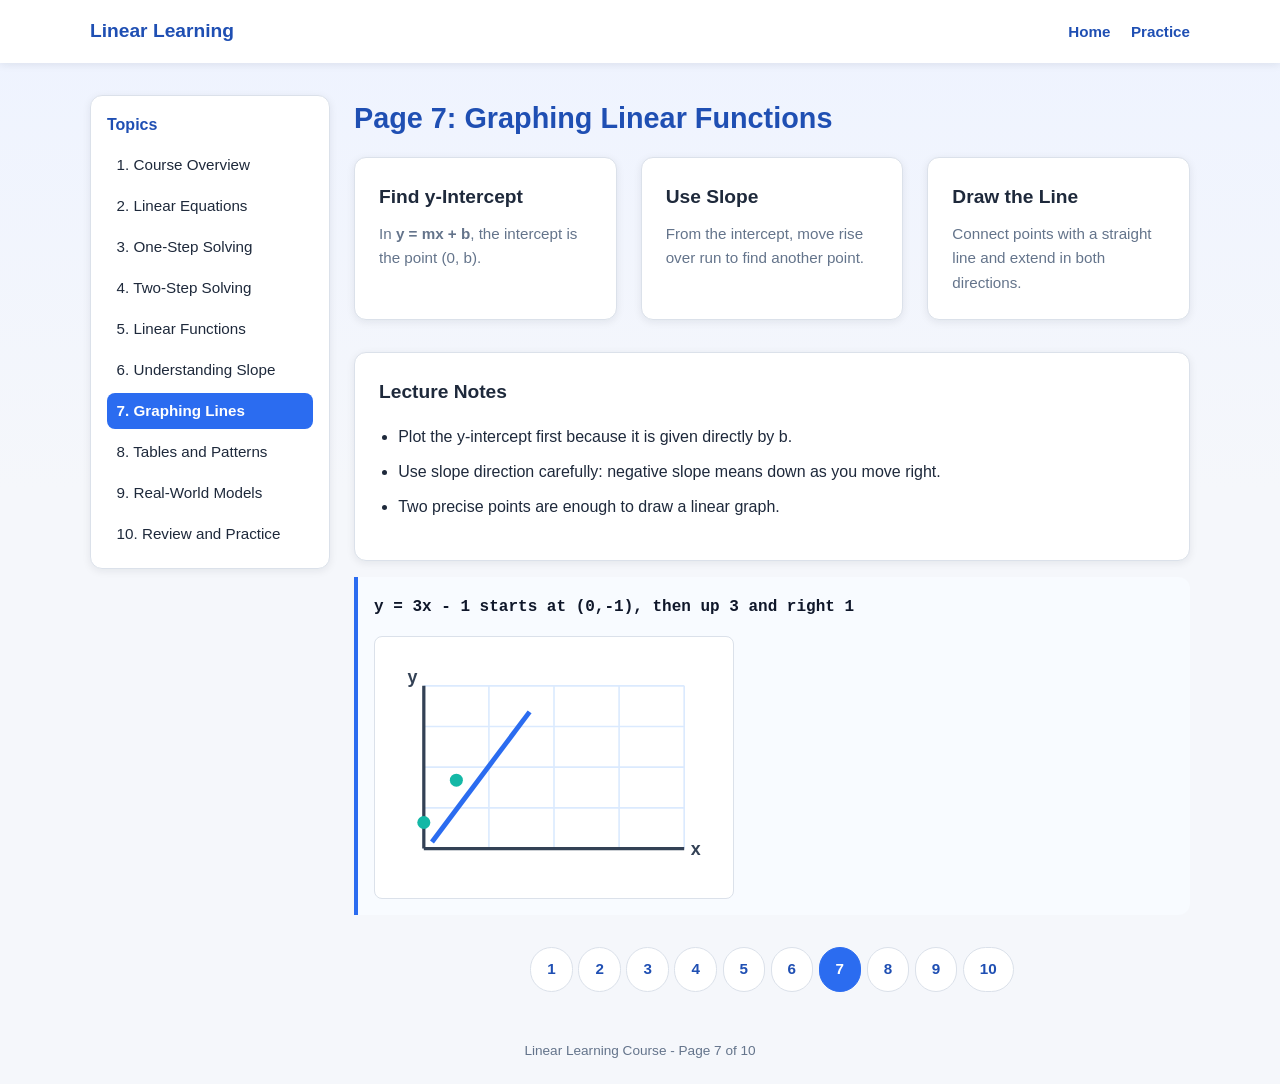
<file: page7.html>
﻿<!DOCTYPE html>
<html lang="en">
<head>
  <meta charset="UTF-8">
  <meta name="viewport" content="width=device-width, initial-scale=1.0">
  <title>Linear Learning - Page 7</title>
  <link rel="stylesheet" href="style.css">
</head>
<body>
  <header class="site-header">
    <div class="header-inner">
      <h1 class="logo">Linear Learning</h1>
      <nav class="top-nav">
        <a href="index.html">Home</a>
        <a href="page10.html">Practice</a>
      </nav>
    </div>
  </header>

  <main class="page">
    <div class="content-layout">
      <aside class="topic-pane">
        <input type="checkbox" id="topic-toggle" class="topic-toggle">
        <label for="topic-toggle" class="topic-toggle-label">Topics</label>
        <h3 class="topic-title">Topics</h3>
        <ul class="topic-list">
          <li><a href="index.html">1. Course Overview</a></li>
          <li><a href="page2.html">2. Linear Equations</a></li>
          <li><a href="page3.html">3. One-Step Solving</a></li>
          <li><a href="page4.html">4. Two-Step Solving</a></li>
          <li><a href="page5.html">5. Linear Functions</a></li>
          <li><a href="page6.html">6. Understanding Slope</a></li>
          <li><a class="current" href="page7.html">7. Graphing Lines</a></li>
          <li><a href="page8.html">8. Tables and Patterns</a></li>
          <li><a href="page9.html">9. Real-World Models</a></li>
          <li><a href="page10.html">10. Review and Practice</a></li>
        </ul>
      </aside>
      <section>
    <h2 class="section-title">Page 7: Graphing Linear Functions</h2>
    <section class="card-grid">
      <article class="card">
        <h3>Find y-Intercept</h3>
        <p>In <strong>y = mx + b</strong>, the intercept is the point (0, b).</p>
      </article>
      <article class="card">
        <h3>Use Slope</h3>
        <p>From the intercept, move rise over run to find another point.</p>
      </article>
      <article class="card">
        <h3>Draw the Line</h3>
        <p>Connect points with a straight line and extend in both directions.</p>
      </article>
    </section>
    <section class="card">
      <h3>Lecture Notes</h3>
      <ul class="lesson-list">
        <li>Plot the y-intercept first because it is given directly by b.</li>
        <li>Use slope direction carefully: negative slope means down as you move right.</li>
        <li>Two precise points are enough to draw a linear graph.</li>
      </ul>
    </section>


    <div class="example">
      <code>y = 3x - 1 starts at (0,-1), then up 3 and right 1</code>
      <svg class="example-graph" viewBox="0 0 220 160" aria-label="Graphing line example">
        <line class="grid-line" x1="30" y1="30" x2="30" y2="130"></line>
        <line class="grid-line" x1="70" y1="30" x2="70" y2="130"></line>
        <line class="grid-line" x1="110" y1="30" x2="110" y2="130"></line>
        <line class="grid-line" x1="150" y1="30" x2="150" y2="130"></line>
        <line class="grid-line" x1="190" y1="30" x2="190" y2="130"></line>
        <line class="grid-line" x1="30" y1="30" x2="190" y2="30"></line>
        <line class="grid-line" x1="30" y1="55" x2="190" y2="55"></line>
        <line class="grid-line" x1="30" y1="80" x2="190" y2="80"></line>
        <line class="grid-line" x1="30" y1="105" x2="190" y2="105"></line>
        <line class="grid-line" x1="30" y1="130" x2="190" y2="130"></line>
        <line class="axis" x1="30" y1="130" x2="190" y2="130"></line>
        <line class="axis" x1="30" y1="130" x2="30" y2="30"></line>
        <line class="line" x1="35" y1="126" x2="95" y2="46"></line>
        <circle class="point" cx="30" cy="114" r="4"></circle>
        <circle class="point" cx="50" cy="88" r="4"></circle>
        <text class="graph-label" x="194" y="134">x</text>
        <text class="graph-label" x="20" y="28">y</text>
      </svg>
    </div>

    <div class="pagination">
      <a href="index.html">1</a><a href="page2.html">2</a><a href="page3.html">3</a><a href="page4.html">4</a><a href="page5.html">5</a><a href="page6.html">6</a><a class="active" href="page7.html">7</a><a href="page8.html">8</a><a href="page9.html">9</a><a href="page10.html">10</a>
    </div>
      </section>
    </div>
  </main>

  <footer class="site-footer"><p>Linear Learning Course - Page 7 of 10</p></footer>
</body>
</html>
</file>
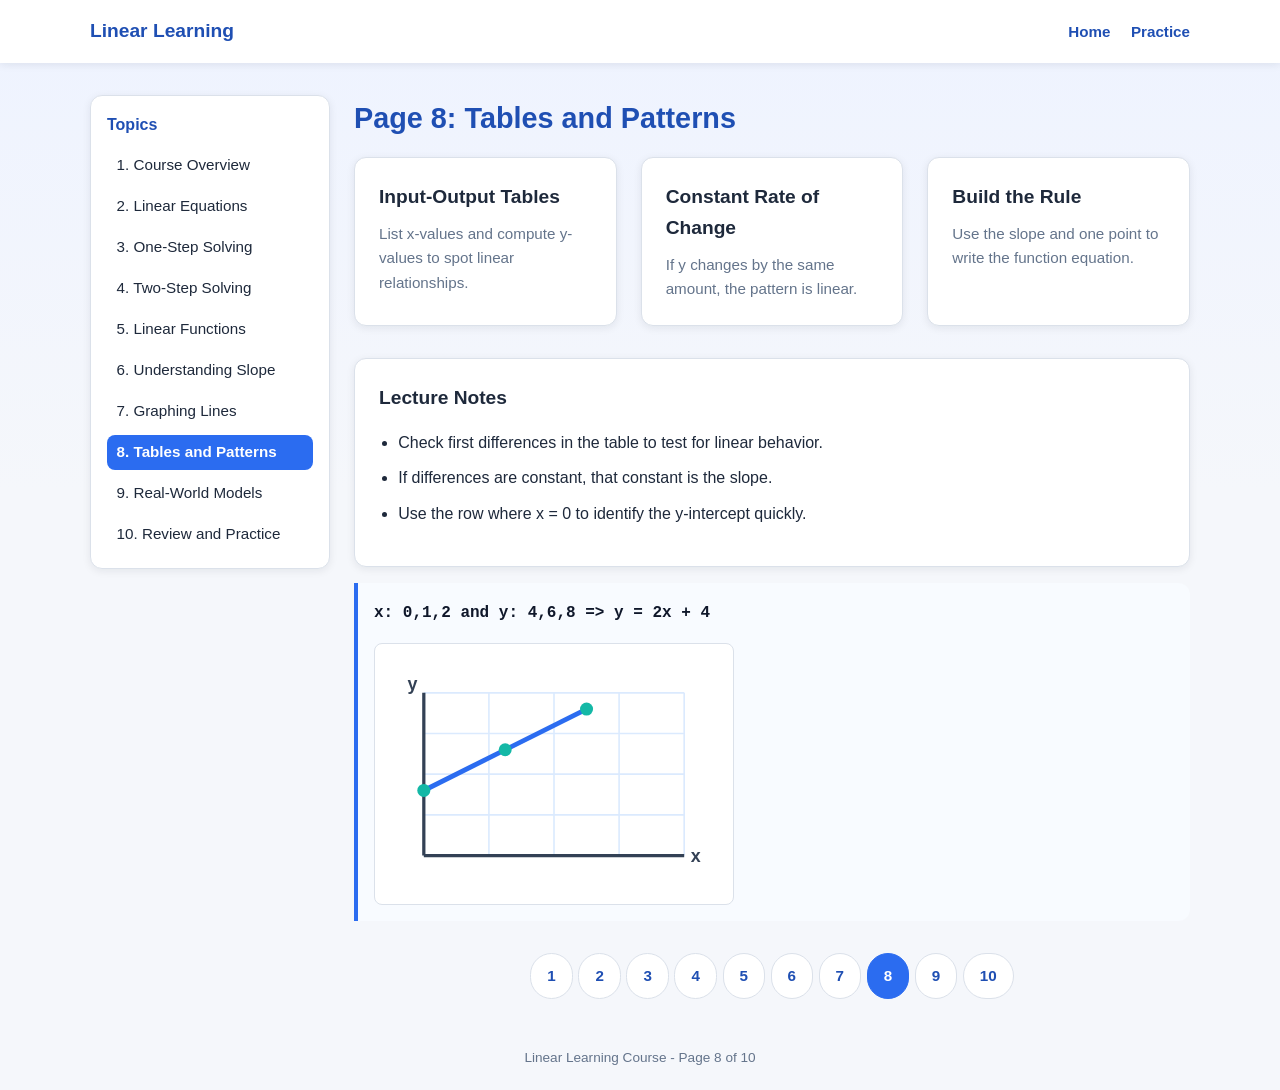
<file: page8.html>
﻿<!DOCTYPE html>
<html lang="en">
<head>
  <meta charset="UTF-8">
  <meta name="viewport" content="width=device-width, initial-scale=1.0">
  <title>Linear Learning - Page 8</title>
  <link rel="stylesheet" href="style.css">
</head>
<body>
  <header class="site-header">
    <div class="header-inner">
      <h1 class="logo">Linear Learning</h1>
      <nav class="top-nav">
        <a href="index.html">Home</a>
        <a href="page10.html">Practice</a>
      </nav>
    </div>
  </header>

  <main class="page">
    <div class="content-layout">
      <aside class="topic-pane">
        <input type="checkbox" id="topic-toggle" class="topic-toggle">
        <label for="topic-toggle" class="topic-toggle-label">Topics</label>
        <h3 class="topic-title">Topics</h3>
        <ul class="topic-list">
          <li><a href="index.html">1. Course Overview</a></li>
          <li><a href="page2.html">2. Linear Equations</a></li>
          <li><a href="page3.html">3. One-Step Solving</a></li>
          <li><a href="page4.html">4. Two-Step Solving</a></li>
          <li><a href="page5.html">5. Linear Functions</a></li>
          <li><a href="page6.html">6. Understanding Slope</a></li>
          <li><a href="page7.html">7. Graphing Lines</a></li>
          <li><a class="current" href="page8.html">8. Tables and Patterns</a></li>
          <li><a href="page9.html">9. Real-World Models</a></li>
          <li><a href="page10.html">10. Review and Practice</a></li>
        </ul>
      </aside>
      <section>
    <h2 class="section-title">Page 8: Tables and Patterns</h2>
    <section class="card-grid">
      <article class="card">
        <h3>Input-Output Tables</h3>
        <p>List x-values and compute y-values to spot linear relationships.</p>
      </article>
      <article class="card">
        <h3>Constant Rate of Change</h3>
        <p>If y changes by the same amount, the pattern is linear.</p>
      </article>
      <article class="card">
        <h3>Build the Rule</h3>
        <p>Use the slope and one point to write the function equation.</p>
      </article>
    </section>
    <section class="card">
      <h3>Lecture Notes</h3>
      <ul class="lesson-list">
        <li>Check first differences in the table to test for linear behavior.</li>
        <li>If differences are constant, that constant is the slope.</li>
        <li>Use the row where x = 0 to identify the y-intercept quickly.</li>
      </ul>
    </section>


    <div class="example">
      <code>x: 0,1,2 and y: 4,6,8 => y = 2x + 4</code>
      <svg class="example-graph" viewBox="0 0 220 160" aria-label="Table to graph example">
        <line class="grid-line" x1="30" y1="30" x2="30" y2="130"></line>
        <line class="grid-line" x1="70" y1="30" x2="70" y2="130"></line>
        <line class="grid-line" x1="110" y1="30" x2="110" y2="130"></line>
        <line class="grid-line" x1="150" y1="30" x2="150" y2="130"></line>
        <line class="grid-line" x1="190" y1="30" x2="190" y2="130"></line>
        <line class="grid-line" x1="30" y1="30" x2="190" y2="30"></line>
        <line class="grid-line" x1="30" y1="55" x2="190" y2="55"></line>
        <line class="grid-line" x1="30" y1="80" x2="190" y2="80"></line>
        <line class="grid-line" x1="30" y1="105" x2="190" y2="105"></line>
        <line class="grid-line" x1="30" y1="130" x2="190" y2="130"></line>
        <line class="axis" x1="30" y1="130" x2="190" y2="130"></line>
        <line class="axis" x1="30" y1="130" x2="30" y2="30"></line>
        <line class="line" x1="30" y1="90" x2="130" y2="40"></line>
        <circle class="point" cx="30" cy="90" r="4"></circle>
        <circle class="point" cx="80" cy="65" r="4"></circle>
        <circle class="point" cx="130" cy="40" r="4"></circle>
        <text class="graph-label" x="194" y="134">x</text>
        <text class="graph-label" x="20" y="28">y</text>
      </svg>
    </div>

    <div class="pagination">
      <a href="index.html">1</a><a href="page2.html">2</a><a href="page3.html">3</a><a href="page4.html">4</a><a href="page5.html">5</a><a href="page6.html">6</a><a href="page7.html">7</a><a class="active" href="page8.html">8</a><a href="page9.html">9</a><a href="page10.html">10</a>
    </div>
      </section>
    </div>
  </main>

  <footer class="site-footer"><p>Linear Learning Course - Page 8 of 10</p></footer>
</body>
</html>
</file>
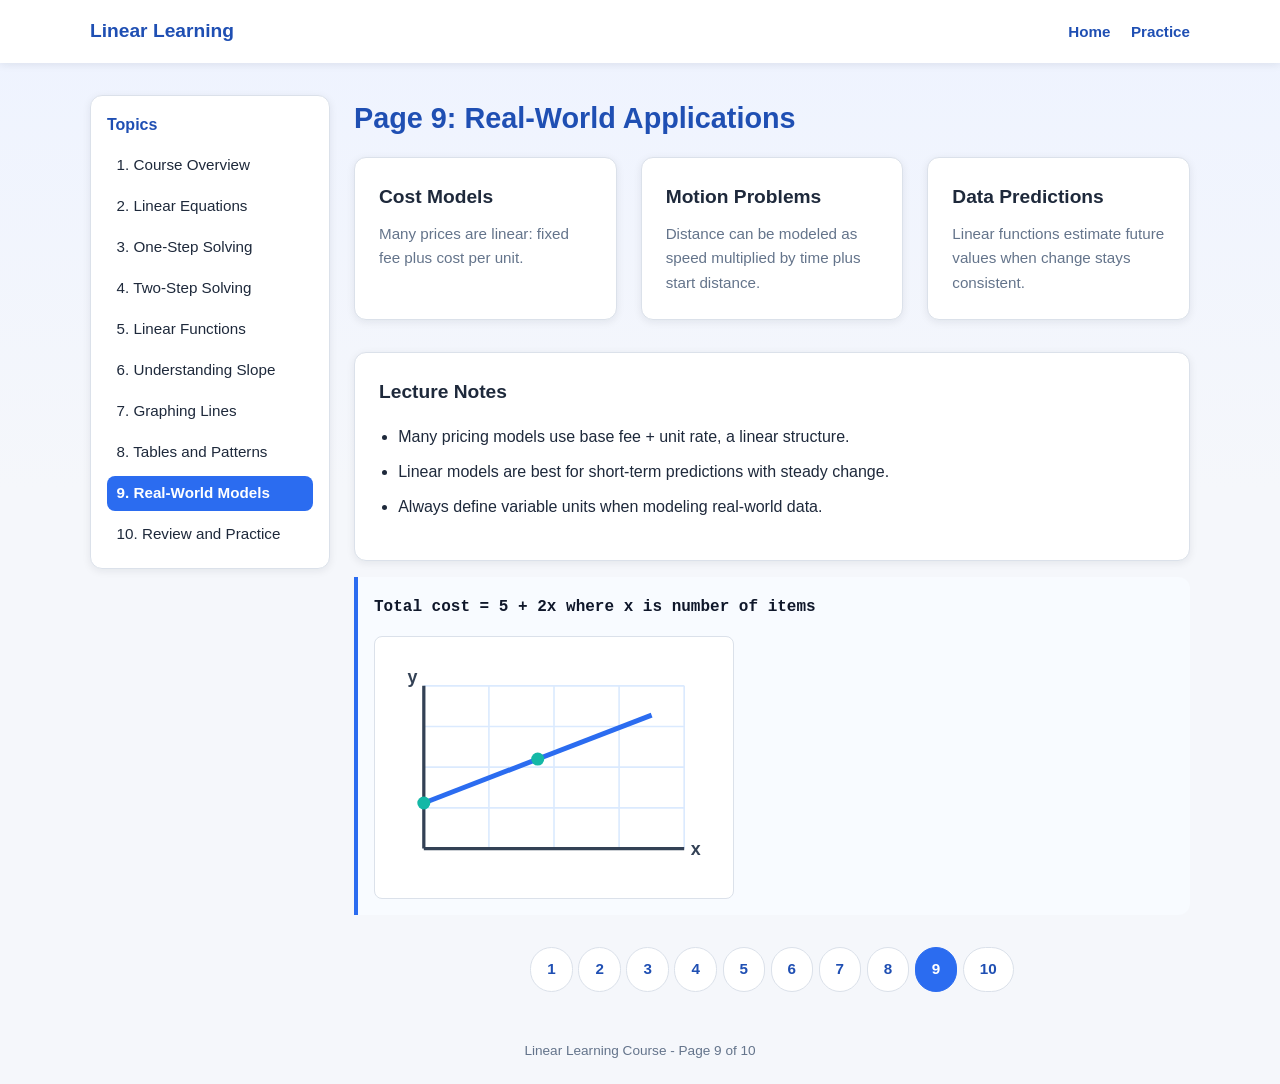
<file: page9.html>
﻿<!DOCTYPE html>
<html lang="en">
<head>
  <meta charset="UTF-8">
  <meta name="viewport" content="width=device-width, initial-scale=1.0">
  <title>Linear Learning - Page 9</title>
  <link rel="stylesheet" href="style.css">
</head>
<body>
  <header class="site-header">
    <div class="header-inner">
      <h1 class="logo">Linear Learning</h1>
      <nav class="top-nav">
        <a href="index.html">Home</a>
        <a href="page10.html">Practice</a>
      </nav>
    </div>
  </header>

  <main class="page">
    <div class="content-layout">
      <aside class="topic-pane">
        <input type="checkbox" id="topic-toggle" class="topic-toggle">
        <label for="topic-toggle" class="topic-toggle-label">Topics</label>
        <h3 class="topic-title">Topics</h3>
        <ul class="topic-list">
          <li><a href="index.html">1. Course Overview</a></li>
          <li><a href="page2.html">2. Linear Equations</a></li>
          <li><a href="page3.html">3. One-Step Solving</a></li>
          <li><a href="page4.html">4. Two-Step Solving</a></li>
          <li><a href="page5.html">5. Linear Functions</a></li>
          <li><a href="page6.html">6. Understanding Slope</a></li>
          <li><a href="page7.html">7. Graphing Lines</a></li>
          <li><a href="page8.html">8. Tables and Patterns</a></li>
          <li><a class="current" href="page9.html">9. Real-World Models</a></li>
          <li><a href="page10.html">10. Review and Practice</a></li>
        </ul>
      </aside>
      <section>
    <h2 class="section-title">Page 9: Real-World Applications</h2>
    <section class="card-grid">
      <article class="card">
        <h3>Cost Models</h3>
        <p>Many prices are linear: fixed fee plus cost per unit.</p>
      </article>
      <article class="card">
        <h3>Motion Problems</h3>
        <p>Distance can be modeled as speed multiplied by time plus start distance.</p>
      </article>
      <article class="card">
        <h3>Data Predictions</h3>
        <p>Linear functions estimate future values when change stays consistent.</p>
      </article>
    </section>
    <section class="card">
      <h3>Lecture Notes</h3>
      <ul class="lesson-list">
        <li>Many pricing models use base fee + unit rate, a linear structure.</li>
        <li>Linear models are best for short-term predictions with steady change.</li>
        <li>Always define variable units when modeling real-world data.</li>
      </ul>
    </section>


    <div class="example">
      <code>Total cost = 5 + 2x where x is number of items</code>
      <svg class="example-graph" viewBox="0 0 220 160" aria-label="Cost model graph example">
        <line class="grid-line" x1="30" y1="30" x2="30" y2="130"></line>
        <line class="grid-line" x1="70" y1="30" x2="70" y2="130"></line>
        <line class="grid-line" x1="110" y1="30" x2="110" y2="130"></line>
        <line class="grid-line" x1="150" y1="30" x2="150" y2="130"></line>
        <line class="grid-line" x1="190" y1="30" x2="190" y2="130"></line>
        <line class="grid-line" x1="30" y1="30" x2="190" y2="30"></line>
        <line class="grid-line" x1="30" y1="55" x2="190" y2="55"></line>
        <line class="grid-line" x1="30" y1="80" x2="190" y2="80"></line>
        <line class="grid-line" x1="30" y1="105" x2="190" y2="105"></line>
        <line class="grid-line" x1="30" y1="130" x2="190" y2="130"></line>
        <line class="axis" x1="30" y1="130" x2="190" y2="130"></line>
        <line class="axis" x1="30" y1="130" x2="30" y2="30"></line>
        <line class="line" x1="30" y1="102" x2="170" y2="48"></line>
        <circle class="point" cx="30" cy="102" r="4"></circle>
        <circle class="point" cx="100" cy="75" r="4"></circle>
        <text class="graph-label" x="194" y="134">x</text>
        <text class="graph-label" x="20" y="28">y</text>
      </svg>
    </div>

    <div class="pagination">
      <a href="index.html">1</a><a href="page2.html">2</a><a href="page3.html">3</a><a href="page4.html">4</a><a href="page5.html">5</a><a href="page6.html">6</a><a href="page7.html">7</a><a href="page8.html">8</a><a class="active" href="page9.html">9</a><a href="page10.html">10</a>
    </div>
      </section>
    </div>
  </main>

  <footer class="site-footer"><p>Linear Learning Course - Page 9 of 10</p></footer>
</body>
</html>
</file>
<file: style.css>
:root {
  --color-bg: #f5f7fb;
  --color-surface: #ffffff;
  --color-primary: #2b6cf0;
  --color-primary-dark: #1f4fb3;
  --color-accent: #14b8a6;
  --color-text: #1e293b;
  --color-muted: #64748b;
  --color-border: #dbe1ea;
  --shadow-sm: 0 2px 8px rgba(15, 23, 42, 0.08);
  --shadow-md: 0 8px 24px rgba(15, 23, 42, 0.12);
  --radius: 12px;

  --font-family-base: "Segoe UI", Tahoma, Geneva, Verdana, sans-serif;
  --font-size-xs: 0.85rem;
  --font-size-sm: 0.95rem;
  --font-size-md: 1rem;
  --font-size-lg: 1.2rem;
  --font-size-xl: 1.8rem;
  --font-size-2xl: 2.3rem;
  --line-height: 1.6;

  --space-xs: 0.35rem;
  --space-sm: 0.6rem;
  --space-md: 1rem;
  --space-lg: 1.5rem;
  --space-xl: 2rem;
  --space-2xl: 3rem;
}

* {
  box-sizing: border-box;
}

body {
  margin: 0;
  font-family: var(--font-family-base);
  font-size: var(--font-size-md);
  line-height: var(--line-height);
  color: var(--color-text);
  background: linear-gradient(180deg, #eef3ff 0%, var(--color-bg) 45%);
}

.site-header {
  background: var(--color-surface);
  box-shadow: var(--shadow-sm);
  position: sticky;
  top: 0;
  z-index: 10;
}

.header-inner {
  width: min(1100px, 92%);
  margin: 0 auto;
  padding: var(--space-md) 0;
  display: flex;
  align-items: center;
  justify-content: space-between;
  gap: var(--space-md);
}

.logo {
  margin: 0;
  font-size: var(--font-size-lg);
  color: var(--color-primary-dark);
}

.top-nav a {
  text-decoration: none;
  color: var(--color-primary-dark);
  margin-left: var(--space-md);
  font-weight: 600;
  font-size: var(--font-size-sm);
}

.top-nav a:hover,
.top-nav a:focus {
  color: var(--color-accent);
}

.page {
  width: min(1100px, 92%);
  margin: var(--space-xl) auto var(--space-2xl);
}

.content-layout {
  display: grid;
  grid-template-columns: 240px minmax(0, 1fr);
  gap: var(--space-lg);
  align-items: start;
}

.topic-pane {
  background: var(--color-surface);
  border: 1px solid var(--color-border);
  border-radius: var(--radius);
  box-shadow: var(--shadow-sm);
  padding: var(--space-md);
  position: sticky;
  top: 88px;
}

.topic-pane h3 {
  margin: 0 0 var(--space-sm);
  font-size: var(--font-size-md);
  color: var(--color-primary-dark);
}

.topic-title {
  display: block;
}

.topic-toggle {
  position: absolute;
  opacity: 0;
  pointer-events: none;
}

.topic-toggle-label {
  display: none;
  cursor: pointer;
  font-weight: 600;
  color: var(--color-primary-dark);
  background: #e9f2ff;
  border-radius: 8px;
  padding: var(--space-xs) var(--space-sm);
  margin-bottom: var(--space-sm);
}

.topic-pane ul {
  list-style: none;
  margin: 0;
  padding: 0;
}

.topic-pane li + li {
  margin-top: var(--space-xs);
}

.topic-pane a {
  text-decoration: none;
  color: var(--color-text);
  font-size: var(--font-size-sm);
  display: block;
  padding: var(--space-xs) var(--space-sm);
  border-radius: 8px;
}

.topic-pane a:hover,
.topic-pane a:focus {
  background: #e9f2ff;
  color: var(--color-primary-dark);
}

.topic-pane a.current {
  background: var(--color-primary);
  color: #fff;
  font-weight: 600;
}

.hero {
  background: linear-gradient(135deg, #2b6cf0, #14b8a6);
  color: #fff;
  padding: var(--space-2xl);
  border-radius: var(--radius);
  box-shadow: var(--shadow-md);
  margin-bottom: var(--space-xl);
}

.hero h2 {
  margin-top: 0;
  font-size: var(--font-size-2xl);
}

.hero p {
  font-size: var(--font-size-lg);
  margin-bottom: 0;
}

.section-title {
  margin: 0 0 var(--space-md);
  font-size: var(--font-size-xl);
  color: var(--color-primary-dark);
}

.card-grid {
  display: grid;
  gap: var(--space-lg);
  grid-template-columns: repeat(3, minmax(0, 1fr));
  margin-bottom: var(--space-xl);
}

.card {
  background: var(--color-surface);
  border: 1px solid var(--color-border);
  border-radius: var(--radius);
  box-shadow: var(--shadow-sm);
  padding: var(--space-lg);
}

.card h3 {
  margin-top: 0;
  margin-bottom: var(--space-sm);
  font-size: var(--font-size-lg);
}

.card p {
  margin: 0;
  color: var(--color-muted);
  font-size: var(--font-size-sm);
}

.example {
  background: #f8fbff;
  border-left: 4px solid var(--color-primary);
  padding: var(--space-md);
  border-radius: 0 var(--radius) var(--radius) 0;
  margin: var(--space-md) 0;
}

.example code {
  color: #0f172a;
  font-weight: 700;
}

.example-graph {
  width: min(360px, 100%);
  height: auto;
  display: block;
  margin-top: var(--space-md);
  border: 1px solid var(--color-border);
  border-radius: 8px;
  background: #fff;
}

.axis {
  stroke: #334155;
  stroke-width: 2;
}

.line {
  stroke: var(--color-primary);
  stroke-width: 3;
  fill: none;
}

.point {
  fill: var(--color-accent);
}

.grid-line {
  stroke: #dbeafe;
  stroke-width: 1;
}

.graph-label {
  fill: #334155;
  font-size: 11px;
  font-weight: 600;
}

.lesson-list {
  padding-left: 1.2rem;
  margin: var(--space-md) 0;
}

.lesson-list li {
  margin-bottom: var(--space-sm);
}

.pagination {
  display: flex;
  flex-wrap: wrap;
  gap: var(--space-xs);
  justify-content: center;
  margin-top: var(--space-xl);
}

.pagination a {
  text-decoration: none;
  padding: var(--space-sm) var(--space-md);
  border: 1px solid var(--color-border);
  border-radius: 999px;
  background: var(--color-surface);
  color: var(--color-primary-dark);
  font-size: var(--font-size-sm);
  font-weight: 600;
}

.pagination a.active,
.pagination a:hover,
.pagination a:focus {
  background: var(--color-primary);
  color: #fff;
  border-color: var(--color-primary);
}

.site-footer {
  text-align: center;
  color: var(--color-muted);
  font-size: var(--font-size-xs);
  margin: var(--space-2xl) 0 var(--space-lg);
}

@media (max-width: 900px) {
  .content-layout {
    grid-template-columns: 1fr;
  }

  .topic-pane {
    position: static;
  }

  .topic-title {
    display: none;
  }

  .topic-toggle-label {
    display: inline-block;
  }

  .topic-list {
    display: none;
  }

  .topic-toggle:checked ~ .topic-list {
    display: block;
  }

  .card-grid {
    grid-template-columns: repeat(2, minmax(0, 1fr));
  }

  .hero {
    padding: var(--space-xl);
  }

  .hero h2 {
    font-size: var(--font-size-xl);
  }
}

@media (max-width: 620px) {
  .header-inner {
    flex-direction: column;
    align-items: flex-start;
  }

  .top-nav a {
    margin-left: 0;
    margin-right: var(--space-md);
  }

  .card-grid {
    grid-template-columns: 1fr;
  }

  .hero p {
    font-size: var(--font-size-md);
  }
}
</file>
